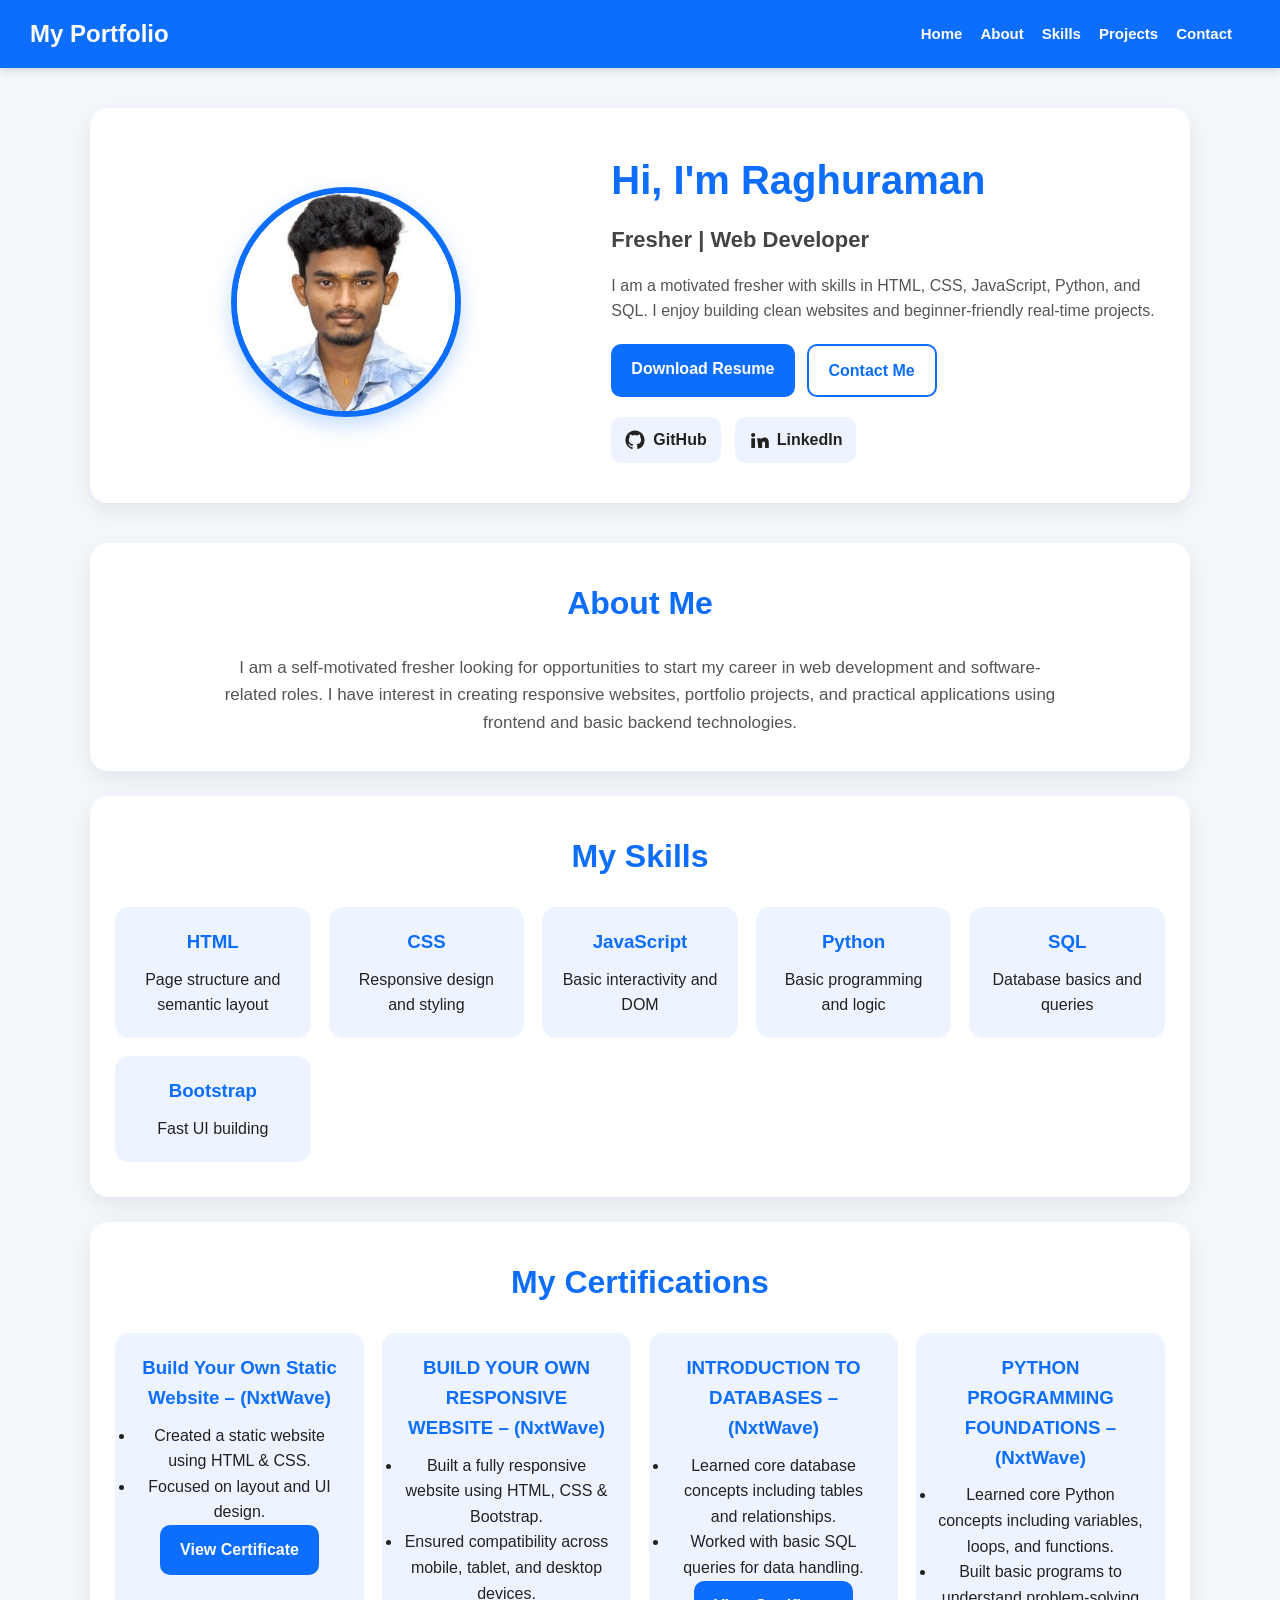
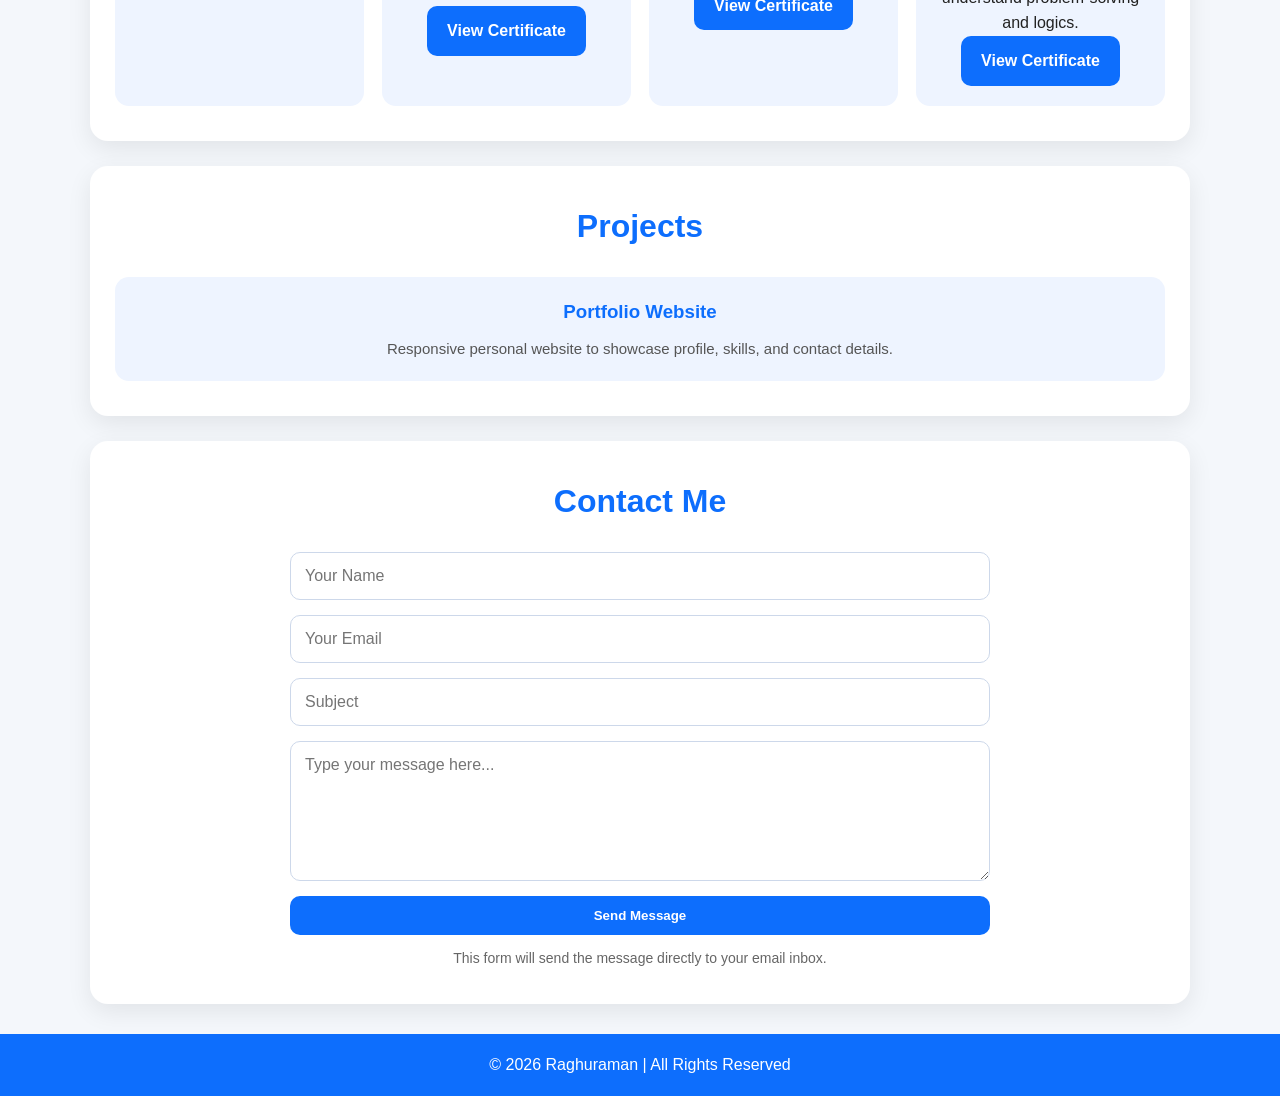
<file: Index.HTML>
<!DOCTYPE html>
<html lang="en">
<head>
  <meta charset="UTF-8" />
  <meta name="viewport" content="width=device-width, initial-scale=1.0" />
  <title>Raghuraman | Portfolio</title>
  <link rel="stylesheet" href="Resume.css">

</head>
<body>

  <header>
    <nav>
      <div class="logo">My Portfolio</div>
      <ul class="nav-links">
        <li><a href="#home">Home</a></li>
        <li><a href="#about">About</a></li>
        <li><a href="#skills">Skills</a></li>
        <li><a href="#projects">Projects</a></li>
        <li><a href="#contact">Contact</a></li>
        <li><a href="#certification"></a></li>
      </ul>
    </nav>
  </header>

  <main>
    <section class="hero" id="home">
      <div class="hero-left">
        <!-- Profile photo file  -->
        <img src="Raghuraman.jpeg" alt="Raghuraman Photo" class="profile-pic">
      </div>

      <div class="hero-right">
        <h1>Hi, I'm Raghuraman</h1>
        <h3>Fresher | Web Developer</h3>
        <p>
          I am a motivated fresher with skills in HTML, CSS, JavaScript, Python, and SQL.
          I enjoy building clean websites and beginner-friendly real-time projects.
        </p>

        <div class="btn-group">
          <!-- resume.pdf  -->
          <a href="resume.pdf" download class="btn">Download Resume</a>
          <a href="#contact" class="btn btn-outline">Contact Me</a>
        </div>

        <div class="social-links">
          <!-- GitHub -->
          <a href="https://github.com/Raghuraman2004" target="_blank">
            <svg viewBox="0 0 24 24" fill="currentColor" aria-hidden="true">
              <path d="M12 .5C5.65.5.5 5.65.5 12c0 5.08 3.29 9.39 7.86 10.91.57.1.78-.25.78-.55 0-.27-.01-1.16-.02-2.1-3.2.7-3.88-1.36-3.88-1.36-.52-1.32-1.27-1.67-1.27-1.67-1.04-.71.08-.69.08-.69 1.15.08 1.75 1.18 1.75 1.18 1.02 1.75 2.69 1.24 3.35.95.1-.74.4-1.24.72-1.53-2.55-.29-5.23-1.28-5.23-5.68 0-1.25.45-2.28 1.18-3.08-.12-.29-.51-1.46.11-3.04 0 0 .96-.31 3.15 1.18a10.9 10.9 0 0 1 5.74 0c2.19-1.49 3.15-1.18 3.15-1.18.62 1.58.23 2.75.11 3.04.73.8 1.18 1.83 1.18 3.08 0 4.41-2.69 5.38-5.25 5.67.41.35.78 1.03.78 2.08 0 1.5-.01 2.71-.01 3.08 0 .3.21.66.79.55A11.51 11.51 0 0 0 23.5 12C23.5 5.65 18.35.5 12 .5z"/>
            </svg>
            GitHub
          </a>

          <!-- LinkedIn -->
          <a href="https://www.linkedin.com/in/raghuraman27/" target="_blank">
            <svg viewBox="0 0 24 24" fill="currentColor" aria-hidden="true">
              <path d="M4.98 3.5A2.49 2.49 0 0 0 2.5 6c0 1.38 1.11 2.5 2.48 2.5h.02A2.5 2.5 0 1 0 4.98 3.5zM2.75 9.75h4.5v11.75h-4.5zM9.75 9.75h4.31v1.61h.06c.6-1.13 2.07-2.32 4.26-2.32 4.55 0 5.39 2.99 5.39 6.88v5.58h-4.5v-4.95c0-1.18-.02-2.69-1.64-2.69-1.64 0-1.89 1.28-1.89 2.6v5.04h-4.5z"/>
            </svg>
            LinkedIn
          </a>
        </div>
      </div>
    </section>

    <section id="about" class="about">
      <h2>About Me</h2>
      <p>
        I am a self-motivated fresher looking for opportunities to start my career in web development
        and software-related roles. I have interest in creating responsive websites, portfolio projects,
        and practical applications using frontend and basic backend technologies.
      </p>
    </section>

    <section id="skills">
      <h2>My Skills</h2>
      <div class="skills-grid">
        <div class="skill-card"><h3>HTML</h3><p>Page structure and semantic layout</p></div>
        <div class="skill-card"><h3>CSS</h3><p>Responsive design and styling</p></div>
        <div class="skill-card"><h3>JavaScript</h3><p>Basic interactivity and DOM</p></div>
        <div class="skill-card"><h3>Python</h3><p>Basic programming and logic</p></div>
        <div class="skill-card"><h3>SQL</h3><p>Database basics and queries</p></div>
        <div class="skill-card"><h3>Bootstrap</h3><p>Fast UI building</p></div>
      </div>
    </section>

    <section id="certification">
      <h2>My Certifications</h2>
      <div class="skills-grid">
        <div class="skill-card"><h3>Build Your Own Static Website – (NxtWave)</h3>
            <ul>
                  <li>Created a static website using HTML & CSS.</li>
                    <li>Focused on layout and UI design.</li>
                </ul>
                <a href="https://certificates.ccbp.in/intensive/static-website?id=GEFPLAOLVD" target="_blank" class="btn">View Certificate

                </a></div>
    <div class="skill-card"><h3>BUILD YOUR OWN RESPONSIVE WEBSITE – (NxtWave)</h3>
        
            <ul>
                  <li>Built a fully responsive website using HTML, CSS & Bootstrap.</li>
                    <li>Ensured compatibility across mobile, tablet, and desktop devices.</li>
                </ul>
                <a href="https://certificates.ccbp.in/intensive/responsive-website?id=SHBNIPYTSF" target="_blank" class="btn">View Certificate
                    
                </a></div>
        <div class="skill-card"><h3>INTRODUCTION TO DATABASES – (NxtWave)</h3>
        
            <ul>
                  <li>Learned core database concepts including tables and relationships.</li>
                    <li>Worked with basic SQL queries for data handling.</li>
                </ul><a href="https://certificates.ccbp.in/intensive/introduction-to-databases?id=MNZMNVWPCY" target="_blank" class="btn">View Certificate
                    
                </a>
                </div>
        <div class="skill-card"><h3>PYTHON PROGRAMMING FOUNDATIONS – (NxtWave)</h3>
            <ul>
                  <li>Learned core Python concepts including variables, loops, and functions.</li>
                    <li>Built basic programs to understand problem-solving and logics.</li>
                </ul>
                <a href="https://certificates.ccbp.in/intensive/programming-foundations?id=NJMYWWBRAE" target="_blank" class="btn">View Certificate
                    
                </a></div></div>
        
      </div>
    </section>

    <section id="projects">
      <h2>Projects</h2>
      <div class="projects-grid">
        <div class="project-card">
          <h3>Portfolio Website</h3>
          <p>Responsive personal website to showcase profile, skills, and contact details.</p>
        </div>
        
      </div>
    </section>

    <section id="contact">
      <h2>Contact Me</h2>
      <div class="contact-wrap">
        <!-- IMPORTANT: YOURMAIL@gmail.com -->
       <form action="https://formsubmit.co/raghu2327gd@gmail.com" method="POST">

  <input type="text" name="name" placeholder="Your Name" required>
  <input type="email" name="email" placeholder="Your Email" required>
  <input type="text" name="subject" placeholder="Subject" required>
  <textarea name="message" placeholder="Type your message here..." required></textarea>

  <input type="hidden" name="_captcha" value="false">
  <input type="hidden" name="_subject" value="New Portfolio Contact Message">

  <button type="submit" class="btn">Send Message</button>

</form>

        <p class="contact-note">
          This form will send the message directly to your email inbox.
        </p>
      </div>
    </section>
  </main>

  <footer>
    <p>© 2026 Raghuraman | All Rights Reserved</p>
  </footer>

</body>
</html>
</file>
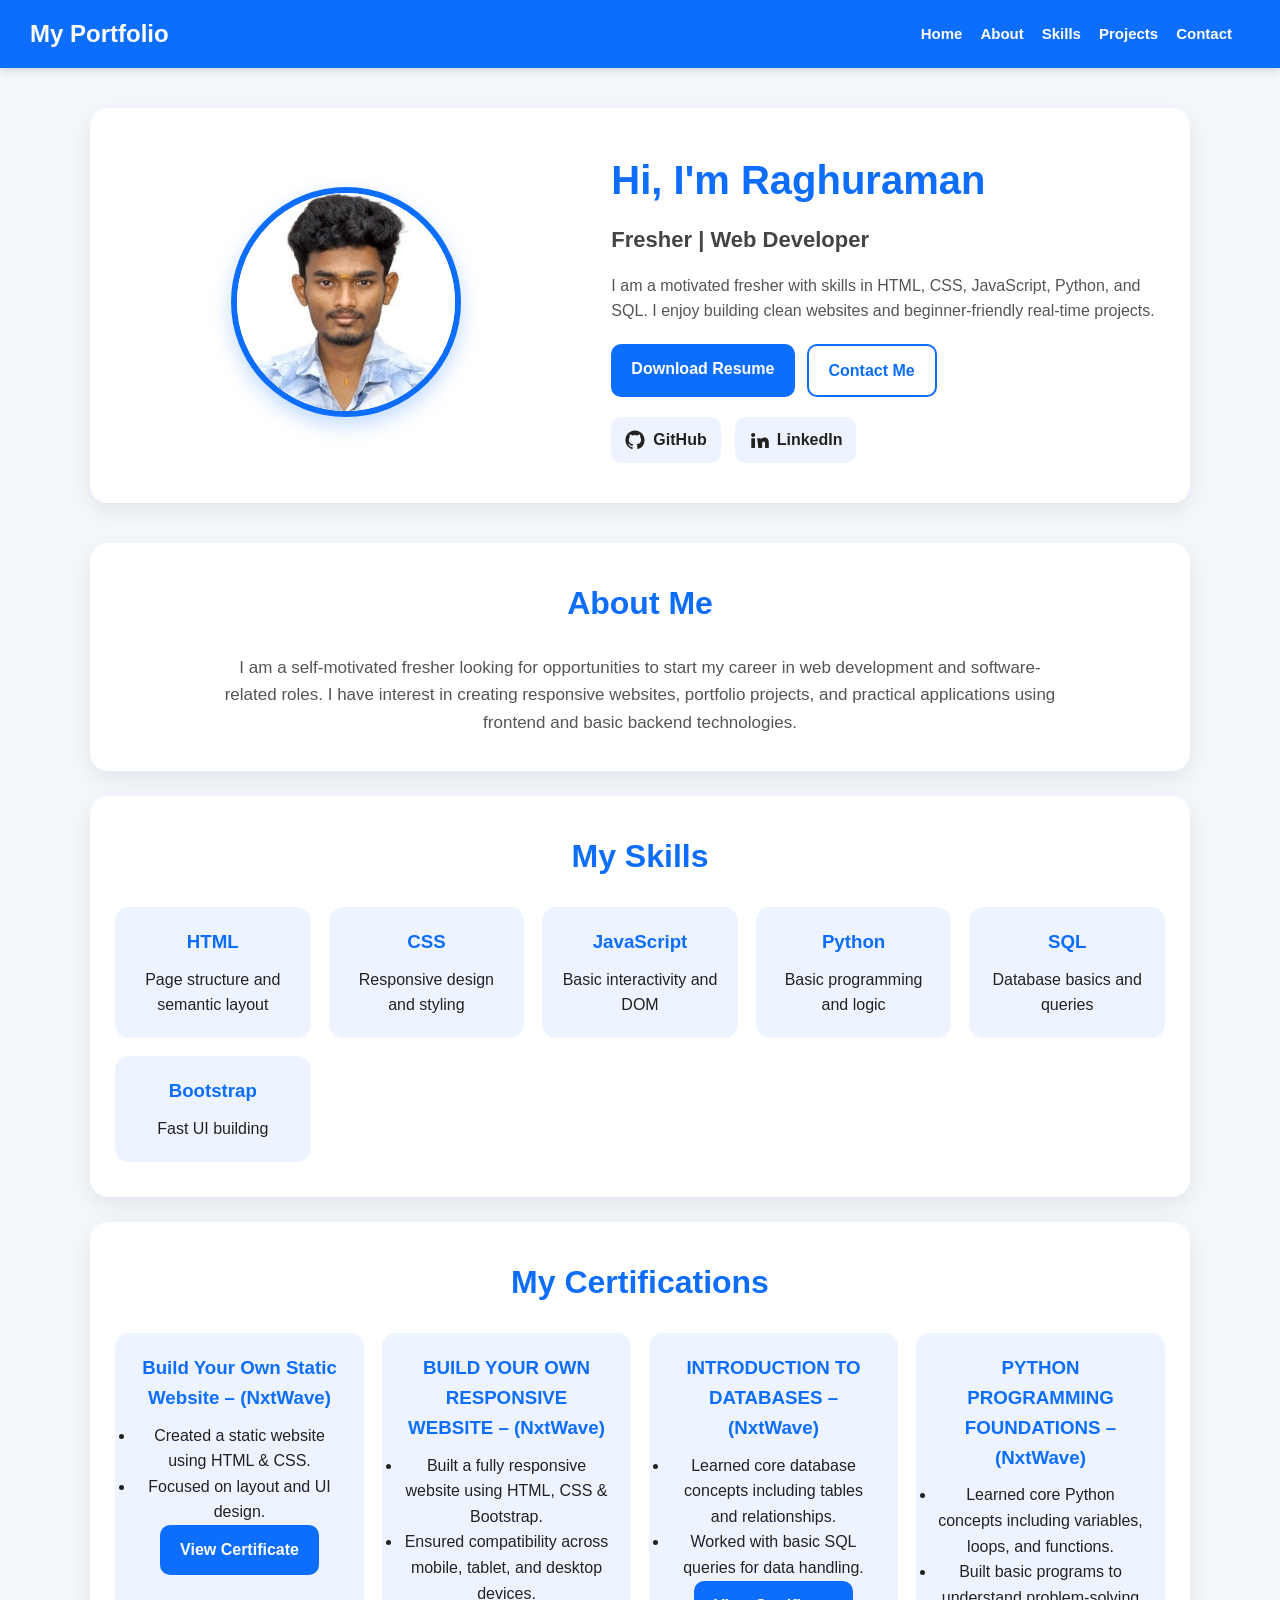
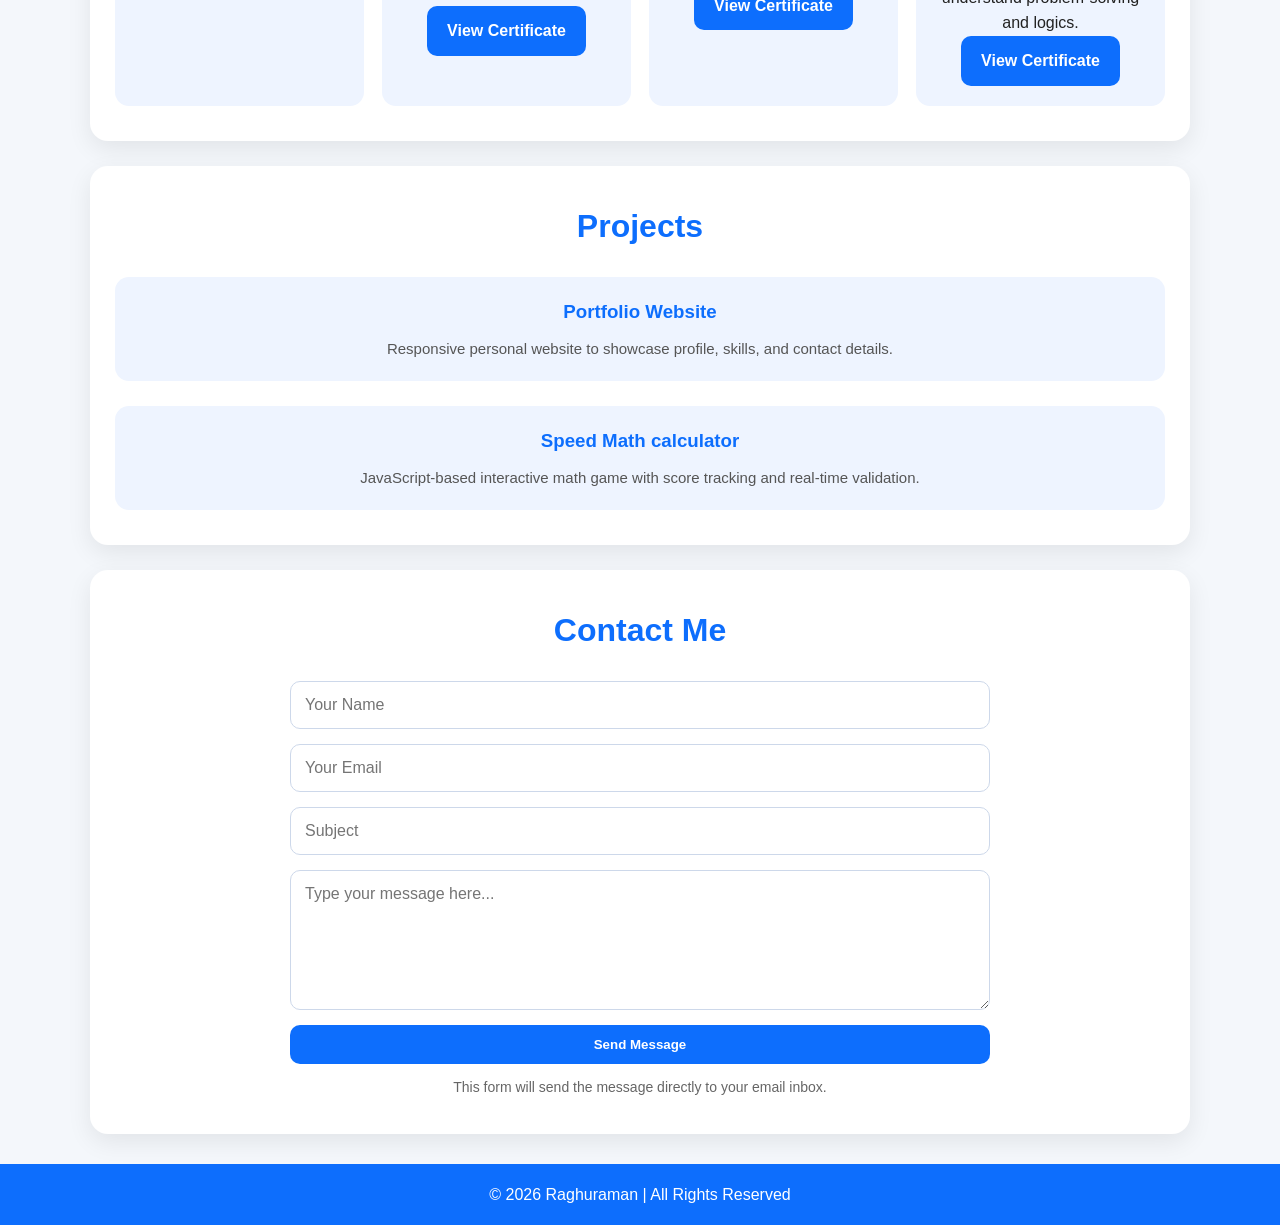
<file: index.html>
<!DOCTYPE html>
<html lang="en">
<head>
  <meta charset="UTF-8" />
  <meta name="viewport" content="width=device-width, initial-scale=1.0" />
  <title>Raghuraman | Portfolio</title>
  <link rel="stylesheet" href="Resume.css">

</head>
<body>

  <header>
    <nav>
      <div class="logo">My Portfolio</div>
      <ul class="nav-links">
        <li><a href="#home">Home</a></li>
        <li><a href="#about">About</a></li>
        <li><a href="#skills">Skills</a></li>
        <li><a href="#projects">Projects</a></li>
        <li><a href="#contact">Contact</a></li>
        <li><a href="#certification"></a></li>
      </ul>
    </nav>
  </header>

  <main>
    <section class="hero" id="home">
      <div class="hero-left">
        <!-- Profile photo file  -->
        <img src="Raghuraman.jpeg" alt="Raghuraman Photo" class="profile-pic">
      </div>

      <div class="hero-right">
        <h1>Hi, I'm Raghuraman</h1>
        <h3>Fresher | Web Developer</h3>
        <p>
          I am a motivated fresher with skills in HTML, CSS, JavaScript, Python, and SQL.
          I enjoy building clean websites and beginner-friendly real-time projects.
        </p>

        <div class="btn-group">
          <!-- resume.pdf  -->
          <a href="resume.pdf" download class="btn">Download Resume</a>
          <a href="#contact" class="btn btn-outline">Contact Me</a>
        </div>

        <div class="social-links">
          <!-- GitHub -->
          <a href="https://github.com/Raghuraman2004" target="_blank">
            <svg viewBox="0 0 24 24" fill="currentColor" aria-hidden="true">
              <path d="M12 .5C5.65.5.5 5.65.5 12c0 5.08 3.29 9.39 7.86 10.91.57.1.78-.25.78-.55 0-.27-.01-1.16-.02-2.1-3.2.7-3.88-1.36-3.88-1.36-.52-1.32-1.27-1.67-1.27-1.67-1.04-.71.08-.69.08-.69 1.15.08 1.75 1.18 1.75 1.18 1.02 1.75 2.69 1.24 3.35.95.1-.74.4-1.24.72-1.53-2.55-.29-5.23-1.28-5.23-5.68 0-1.25.45-2.28 1.18-3.08-.12-.29-.51-1.46.11-3.04 0 0 .96-.31 3.15 1.18a10.9 10.9 0 0 1 5.74 0c2.19-1.49 3.15-1.18 3.15-1.18.62 1.58.23 2.75.11 3.04.73.8 1.18 1.83 1.18 3.08 0 4.41-2.69 5.38-5.25 5.67.41.35.78 1.03.78 2.08 0 1.5-.01 2.71-.01 3.08 0 .3.21.66.79.55A11.51 11.51 0 0 0 23.5 12C23.5 5.65 18.35.5 12 .5z"/>
            </svg>
            GitHub
          </a>

          <!-- LinkedIn -->
          <a href="https://www.linkedin.com/in/raghuraman27/" target="_blank">
            <svg viewBox="0 0 24 24" fill="currentColor" aria-hidden="true">
              <path d="M4.98 3.5A2.49 2.49 0 0 0 2.5 6c0 1.38 1.11 2.5 2.48 2.5h.02A2.5 2.5 0 1 0 4.98 3.5zM2.75 9.75h4.5v11.75h-4.5zM9.75 9.75h4.31v1.61h.06c.6-1.13 2.07-2.32 4.26-2.32 4.55 0 5.39 2.99 5.39 6.88v5.58h-4.5v-4.95c0-1.18-.02-2.69-1.64-2.69-1.64 0-1.89 1.28-1.89 2.6v5.04h-4.5z"/>
            </svg>
            LinkedIn
          </a>
        </div>
      </div>
    </section>

    <section id="about" class="about">
      <h2>About Me</h2>
      <p>
        I am a self-motivated fresher looking for opportunities to start my career in web development
        and software-related roles. I have interest in creating responsive websites, portfolio projects,
        and practical applications using frontend and basic backend technologies.
      </p>
    </section>

    <section id="skills">
      <h2>My Skills</h2>
      <div class="skills-grid">
        <div class="skill-card"><h3>HTML</h3><p>Page structure and semantic layout</p></div>
        <div class="skill-card"><h3>CSS</h3><p>Responsive design and styling</p></div>
        <div class="skill-card"><h3>JavaScript</h3><p>Basic interactivity and DOM</p></div>
        <div class="skill-card"><h3>Python</h3><p>Basic programming and logic</p></div>
        <div class="skill-card"><h3>SQL</h3><p>Database basics and queries</p></div>
        <div class="skill-card"><h3>Bootstrap</h3><p>Fast UI building</p></div>
      </div>
    </section>

    <section id="certification">
      <h2>My Certifications</h2>
      <div class="skills-grid">
        <div class="skill-card"><h3>Build Your Own Static Website – (NxtWave)</h3>
            <ul>
                  <li>Created a static website using HTML & CSS.</li>
                    <li>Focused on layout and UI design.</li>
                </ul>
                <a href="https://certificates.ccbp.in/intensive/static-website?id=GEFPLAOLVD" target="_blank" class="btn">View Certificate

                </a></div>
    <div class="skill-card"><h3>BUILD YOUR OWN RESPONSIVE WEBSITE – (NxtWave)</h3>
        
            <ul>
                  <li>Built a fully responsive website using HTML, CSS & Bootstrap.</li>
                    <li>Ensured compatibility across mobile, tablet, and desktop devices.</li>
                </ul>
                <a href="https://certificates.ccbp.in/intensive/responsive-website?id=SHBNIPYTSF" target="_blank" class="btn">View Certificate
                    
                </a></div>
        <div class="skill-card"><h3>INTRODUCTION TO DATABASES – (NxtWave)</h3>
        
            <ul>
                  <li>Learned core database concepts including tables and relationships.</li>
                    <li>Worked with basic SQL queries for data handling.</li>
                </ul><a href="https://certificates.ccbp.in/intensive/introduction-to-databases?id=MNZMNVWPCY" target="_blank" class="btn">View Certificate
                    
                </a>
                </div>
        <div class="skill-card"><h3>PYTHON PROGRAMMING FOUNDATIONS – (NxtWave)</h3>
            <ul>
                  <li>Learned core Python concepts including variables, loops, and functions.</li>
                    <li>Built basic programs to understand problem-solving and logics.</li>
                </ul>
                <a href="https://certificates.ccbp.in/intensive/programming-foundations?id=NJMYWWBRAE" target="_blank" class="btn">View Certificate
                    
                </a></div></div>
        
      </div>
    </section>

    <section id="projects">
      <h2>Projects</h2>
      <div class="projects-grid p-3">
        <div class="project-card">
          <h3>Portfolio Website</h3>
          <p>Responsive personal website to showcase profile, skills, and contact details.</p>
        </div>
        
      </div><br>

      <div class="projects-grid p-3">
        <div class="project-card">
          <h3>Speed Math calculator</h3>
          <p>JavaScript-based interactive math game with score tracking and real-time validation.</p>
        </div>
        
      </div>
    </section>

    <section id="contact">
      <h2>Contact Me</h2>
      <div class="contact-wrap">
        <!-- IMPORTANT: YOURMAIL@gmail.com -->
       <form action="https://formsubmit.co/raghu2327gd@gmail.com" method="POST">

  <input type="text" name="name" placeholder="Your Name" required>
  <input type="email" name="email" placeholder="Your Email" required>
  <input type="text" name="subject" placeholder="Subject" required>
  <textarea name="message" placeholder="Type your message here..." required></textarea>

  <input type="hidden" name="_captcha" value="false">
  <input type="hidden" name="_subject" value="New Portfolio Contact Message">

  <button type="submit" class="btn">Send Message</button>

</form>

        <p class="contact-note">
          This form will send the message directly to your email inbox.
        </p>
      </div>
    </section>
  </main>

  <footer>
    <p>© 2026 Raghuraman | All Rights Reserved</p>
  </footer>

</body>
</html>
</file>
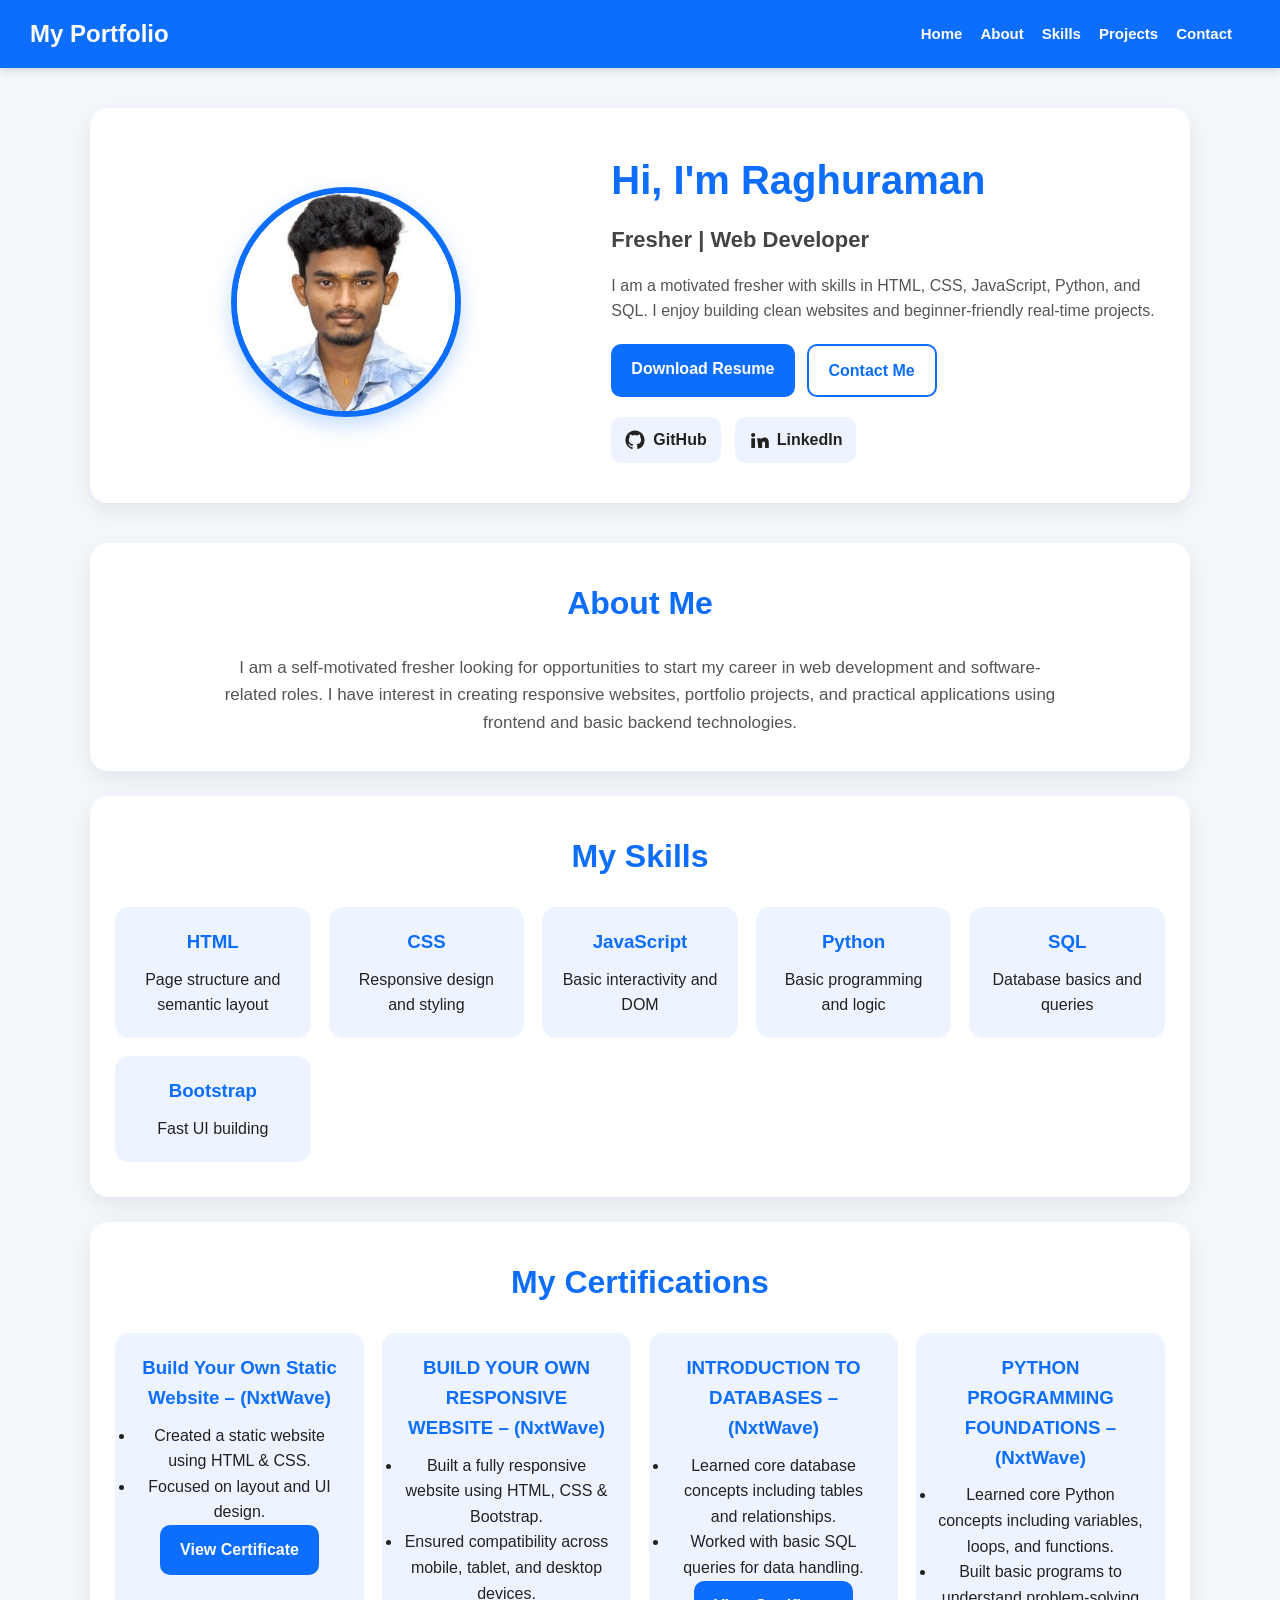
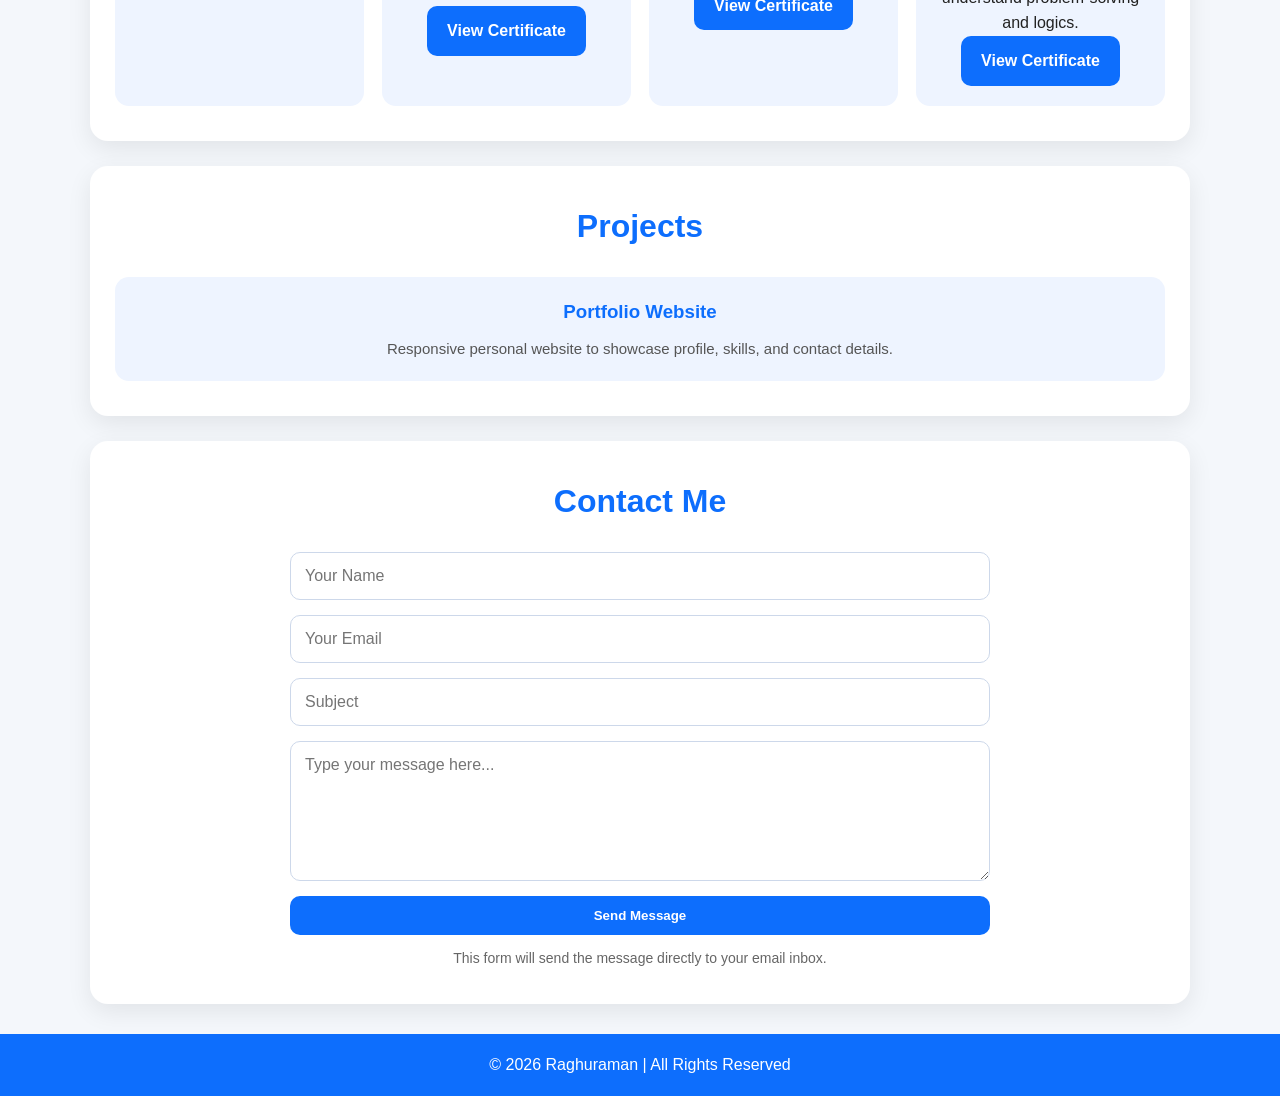
<file: Resume.HTML>
<!DOCTYPE html>
<html lang="en">
<head>
  <meta charset="UTF-8" />
  <meta name="viewport" content="width=device-width, initial-scale=1.0" />
  <title>Raghuraman | Portfolio</title>
  <link rel="stylesheet" href="Resume.css">

</head>
<body>

  <header>
    <nav>
      <div class="logo">My Portfolio</div>
      <ul class="nav-links">
        <li><a href="#home">Home</a></li>
        <li><a href="#about">About</a></li>
        <li><a href="#skills">Skills</a></li>
        <li><a href="#projects">Projects</a></li>
        <li><a href="#contact">Contact</a></li>
        <li><a href="#certification"></a></li>
      </ul>
    </nav>
  </header>

  <main>
    <section class="hero" id="home">
      <div class="hero-left">
        <!-- Profile photo file  -->
        <img src="Raghuraman.jpeg" alt="Raghuraman Photo" class="profile-pic">
      </div>

      <div class="hero-right">
        <h1>Hi, I'm Raghuraman</h1>
        <h3>Fresher | Web Developer</h3>
        <p>
          I am a motivated fresher with skills in HTML, CSS, JavaScript, Python, and SQL.
          I enjoy building clean websites and beginner-friendly real-time projects.
        </p>

        <div class="btn-group">
          <!-- resume.pdf  -->
          <a href="resume.pdf" download class="btn">Download Resume</a>
          <a href="#contact" class="btn btn-outline">Contact Me</a>
        </div>

        <div class="social-links">
          <!-- GitHub -->
          <a href="https://github.com/Raghuraman2004" target="_blank">
            <svg viewBox="0 0 24 24" fill="currentColor" aria-hidden="true">
              <path d="M12 .5C5.65.5.5 5.65.5 12c0 5.08 3.29 9.39 7.86 10.91.57.1.78-.25.78-.55 0-.27-.01-1.16-.02-2.1-3.2.7-3.88-1.36-3.88-1.36-.52-1.32-1.27-1.67-1.27-1.67-1.04-.71.08-.69.08-.69 1.15.08 1.75 1.18 1.75 1.18 1.02 1.75 2.69 1.24 3.35.95.1-.74.4-1.24.72-1.53-2.55-.29-5.23-1.28-5.23-5.68 0-1.25.45-2.28 1.18-3.08-.12-.29-.51-1.46.11-3.04 0 0 .96-.31 3.15 1.18a10.9 10.9 0 0 1 5.74 0c2.19-1.49 3.15-1.18 3.15-1.18.62 1.58.23 2.75.11 3.04.73.8 1.18 1.83 1.18 3.08 0 4.41-2.69 5.38-5.25 5.67.41.35.78 1.03.78 2.08 0 1.5-.01 2.71-.01 3.08 0 .3.21.66.79.55A11.51 11.51 0 0 0 23.5 12C23.5 5.65 18.35.5 12 .5z"/>
            </svg>
            GitHub
          </a>

          <!-- LinkedIn -->
          <a href="https://www.linkedin.com/in/raghuraman27/" target="_blank">
            <svg viewBox="0 0 24 24" fill="currentColor" aria-hidden="true">
              <path d="M4.98 3.5A2.49 2.49 0 0 0 2.5 6c0 1.38 1.11 2.5 2.48 2.5h.02A2.5 2.5 0 1 0 4.98 3.5zM2.75 9.75h4.5v11.75h-4.5zM9.75 9.75h4.31v1.61h.06c.6-1.13 2.07-2.32 4.26-2.32 4.55 0 5.39 2.99 5.39 6.88v5.58h-4.5v-4.95c0-1.18-.02-2.69-1.64-2.69-1.64 0-1.89 1.28-1.89 2.6v5.04h-4.5z"/>
            </svg>
            LinkedIn
          </a>
        </div>
      </div>
    </section>

    <section id="about" class="about">
      <h2>About Me</h2>
      <p>
        I am a self-motivated fresher looking for opportunities to start my career in web development
        and software-related roles. I have interest in creating responsive websites, portfolio projects,
        and practical applications using frontend and basic backend technologies.
      </p>
    </section>

    <section id="skills">
      <h2>My Skills</h2>
      <div class="skills-grid">
        <div class="skill-card"><h3>HTML</h3><p>Page structure and semantic layout</p></div>
        <div class="skill-card"><h3>CSS</h3><p>Responsive design and styling</p></div>
        <div class="skill-card"><h3>JavaScript</h3><p>Basic interactivity and DOM</p></div>
        <div class="skill-card"><h3>Python</h3><p>Basic programming and logic</p></div>
        <div class="skill-card"><h3>SQL</h3><p>Database basics and queries</p></div>
        <div class="skill-card"><h3>Bootstrap</h3><p>Fast UI building</p></div>
      </div>
    </section>

    <section id="certification">
      <h2>My Certifications</h2>
      <div class="skills-grid">
        <div class="skill-card"><h3>Build Your Own Static Website – (NxtWave)</h3>
            <ul>
                  <li>Created a static website using HTML & CSS.</li>
                    <li>Focused on layout and UI design.</li>
                </ul>
                <a href="https://certificates.ccbp.in/intensive/static-website?id=GEFPLAOLVD" target="_blank" class="btn">View Certificate

                </a></div>
    <div class="skill-card"><h3>BUILD YOUR OWN RESPONSIVE WEBSITE – (NxtWave)</h3>
        
            <ul>
                  <li>Built a fully responsive website using HTML, CSS & Bootstrap.</li>
                    <li>Ensured compatibility across mobile, tablet, and desktop devices.</li>
                </ul>
                <a href="https://certificates.ccbp.in/intensive/responsive-website?id=SHBNIPYTSF" target="_blank" class="btn">View Certificate
                    
                </a></div>
        <div class="skill-card"><h3>INTRODUCTION TO DATABASES – (NxtWave)</h3>
        
            <ul>
                  <li>Learned core database concepts including tables and relationships.</li>
                    <li>Worked with basic SQL queries for data handling.</li>
                </ul><a href="https://certificates.ccbp.in/intensive/introduction-to-databases?id=MNZMNVWPCY" target="_blank" class="btn">View Certificate
                    
                </a>
                </div>
        <div class="skill-card"><h3>PYTHON PROGRAMMING FOUNDATIONS – (NxtWave)</h3>
            <ul>
                  <li>Learned core Python concepts including variables, loops, and functions.</li>
                    <li>Built basic programs to understand problem-solving and logics.</li>
                </ul>
                <a href="https://certificates.ccbp.in/intensive/programming-foundations?id=NJMYWWBRAE" target="_blank" class="btn">View Certificate
                    
                </a></div></div>
        
      </div>
    </section>

    <section id="projects">
      <h2>Projects</h2>
      <div class="projects-grid">
        <div class="project-card">
          <h3>Portfolio Website</h3>
          <p>Responsive personal website to showcase profile, skills, and contact details.</p>
        </div>
        
      </div>
    </section>

    <section id="contact">
      <h2>Contact Me</h2>
      <div class="contact-wrap">
        <!-- IMPORTANT: YOURMAIL@gmail.com -->
       <form action="https://formsubmit.co/raghu2327gd@gmail.com" method="POST">

  <input type="text" name="name" placeholder="Your Name" required>
  <input type="email" name="email" placeholder="Your Email" required>
  <input type="text" name="subject" placeholder="Subject" required>
  <textarea name="message" placeholder="Type your message here..." required></textarea>

  <input type="hidden" name="_captcha" value="false">
  <input type="hidden" name="_subject" value="New Portfolio Contact Message">

  <button type="submit" class="btn">Send Message</button>

</form>

        <p class="contact-note">
          This form will send the message directly to your email inbox.
        </p>
      </div>
    </section>
  </main>

  <footer>
    <p>© 2026 Raghuraman | All Rights Reserved</p>
  </footer>

</body>
</html>
</file>
<file: Resume.css>
*{
      margin: 0;
      padding: 0;
      box-sizing: border-box;
      font-family: Arial, sans-serif;
    }

    html {
      scroll-behavior: smooth;
    }

    body {
      background: #f4f7fb;
      color: #222;
      line-height: 1.6;
    }

    header {
      background: #0d6efd;
      color: white;
      padding: 15px 30px;
      position: sticky;
      top: 0;
      z-index: 1000;
      box-shadow: 0 2px 10px rgba(0,0,0,0.15);
    }

    nav {
      display: flex;
      justify-content: space-between;
      align-items: center;
      gap: 20px;
      flex-wrap: wrap;
    }

    .logo {
      font-size: 24px;
      font-weight: bold;
    }

    .nav-links {
      list-style: none;
      display: flex;
      gap: 18px;
      flex-wrap: wrap;
    }

    .nav-links a {
      text-decoration: none;
      color: white;
      font-weight: bold;
      font-size: 15px;
    }

    .nav-links a:hover {
      text-decoration: underline;
    }

    .hero {
      max-width: 1100px;
      margin: 40px auto;
      background: white;
      border-radius: 18px;
      padding: 40px 25px;
      box-shadow: 0 8px 25px rgba(0,0,0,0.08);
      display: grid;
      grid-template-columns: 1fr 1.2fr;
      align-items: center;
      gap: 35px;
    }

    .hero-left {
      text-align: center;
    }

    .profile-pic {
      width: 230px;
      height: 230px;
      object-fit: cover;
      border-radius: 50%;
      border: 6px solid #0d6efd;
      box-shadow: 0 8px 20px rgba(13,110,253,0.25);
      background: #eaf1ff;
    }

    .hero-right h1 {
      font-size: 40px;
      color: #0d6efd;
      margin-bottom: 10px;
    }

    .hero-right h3 {
      font-size: 22px;
      margin-bottom: 15px;
      color: #444;
    }

    .hero-right p {
      font-size: 16px;
      margin-bottom: 20px;
      color: #555;
    }

    .btn-group {
      display: flex;
      gap: 12px;
      flex-wrap: wrap;
      margin-bottom: 20px;
    }

    .btn {
      display: inline-block;
      background: #0d6efd;
      color: white;
      text-decoration: none;
      padding: 12px 20px;
      border-radius: 10px;
      font-weight: bold;
      border: none;
      cursor: pointer;
      transition: 0.3s;
    }

    .btn:hover {
      background: #084298;
      transform: translateY(-2px);
    }

    .btn-outline {
      background: white;
      color: #0d6efd;
      border: 2px solid #0d6efd;
    }

    .btn-outline:hover {
      background: #0d6efd;
      color: white;
    }

    .social-links {
      display: flex;
      gap: 14px;
      align-items: center;
      flex-wrap: wrap;
    }

    .social-links a {
      display: inline-flex;
      align-items: center;
      gap: 8px;
      text-decoration: none;
      color: #222;
      background: #eef4ff;
      padding: 10px 14px;
      border-radius: 10px;
      font-weight: bold;
      transition: 0.3s;
    }

    .social-links a:hover {
      transform: translateY(-2px);
      background: #dfeaff;
    }

    .social-links svg {
      width: 20px;
      height: 20px;
    }

    section {
      max-width: 1100px;
      margin: 25px auto;
      background: white;
      border-radius: 18px;
      padding: 35px 25px;
      box-shadow: 0 8px 25px rgba(0,0,0,0.08);
    }

    section h2 {
      text-align: center;
      color: #0d6efd;
      font-size: 32px;
      margin-bottom: 25px;
    }

    .about p {
      text-align: center;
      max-width: 850px;
      margin: auto;
      color: #555;
      font-size: 17px;
    }

    .skills-grid, .projects-grid {
      display: grid;
      grid-template-columns: repeat(auto-fit, minmax(180px, 1fr));
      gap: 18px;
    }

    .skill-card, .project-card {
      background: #eef4ff;
      border-radius: 14px;
      padding: 20px;
      text-align: center;
      transition: 0.3s;
    }

    .skill-card:hover, .project-card:hover {
      transform: translateY(-5px);
    }

    .skill-card h3, .project-card h3 {
      color: #0d6efd;
      margin-bottom: 10px;
    }

    .project-card p {
      color: #555;
      font-size: 15px;
    }

    .contact-wrap {
      max-width: 700px;
      margin: auto;
    }

    form {
      display: flex;
      flex-direction: column;
      gap: 15px;
    }

    input, textarea {
      width: 100%;
      padding: 14px;
      border: 1px solid #cdd8ea;
      border-radius: 10px;
      font-size: 16px;
      outline: none;
    }

    input:focus, textarea:focus {
      border-color: #0d6efd;
      box-shadow: 0 0 0 3px rgba(13,110,253,0.12);
    }

    textarea {
      resize: vertical;
      min-height: 140px;
    }

    .contact-note {
      margin-top: 12px;
      text-align: center;
      color: #666;
      font-size: 14px;
    }

    footer {
      text-align: center;
      background: #0d6efd;
      color: white;
      padding: 18px;
      margin-top: 30px;
    }

    @media (max-width: 850px) {
      .hero {
        grid-template-columns: 1fr;
        text-align: center;
      }

      .hero-right h1 {
        font-size: 32px;
      }

      .btn-group, .social-links {
        justify-content: center;
      }

      nav {
        justify-content: center;
      }
    }
</file>
